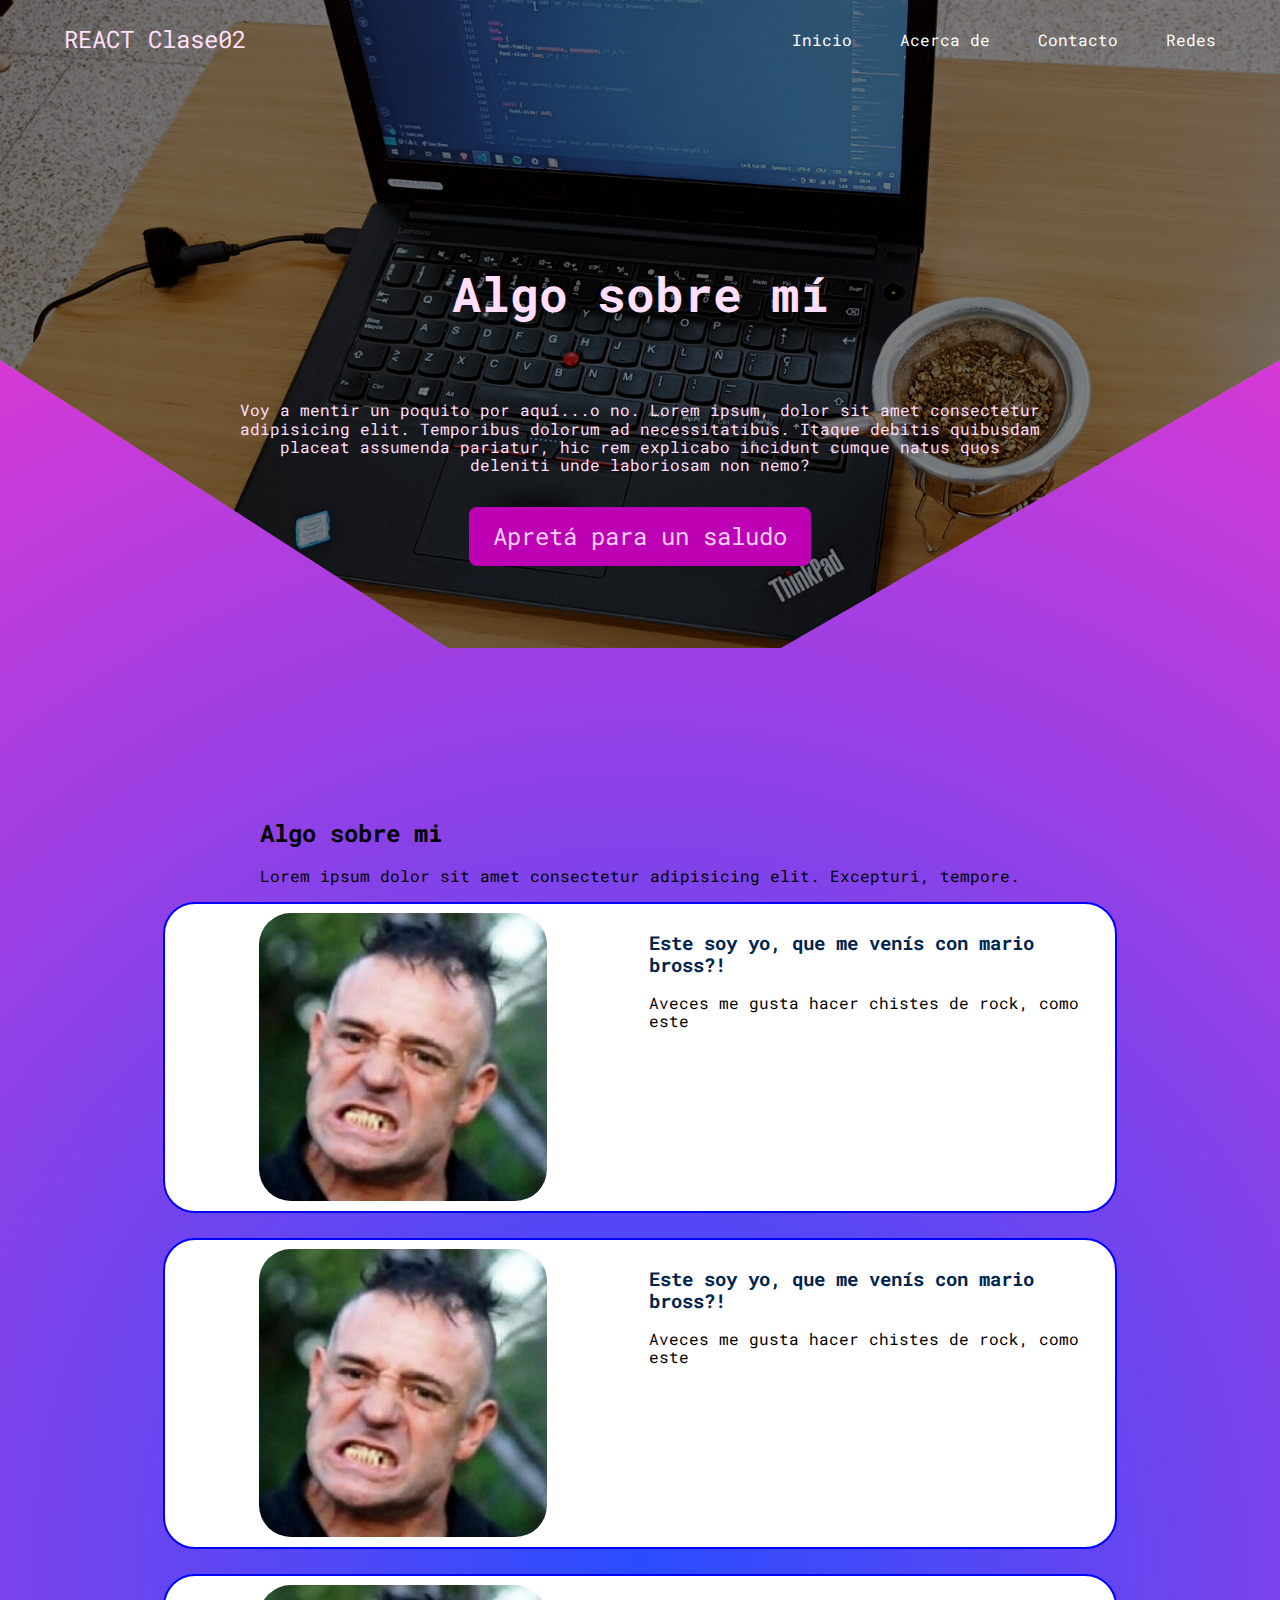
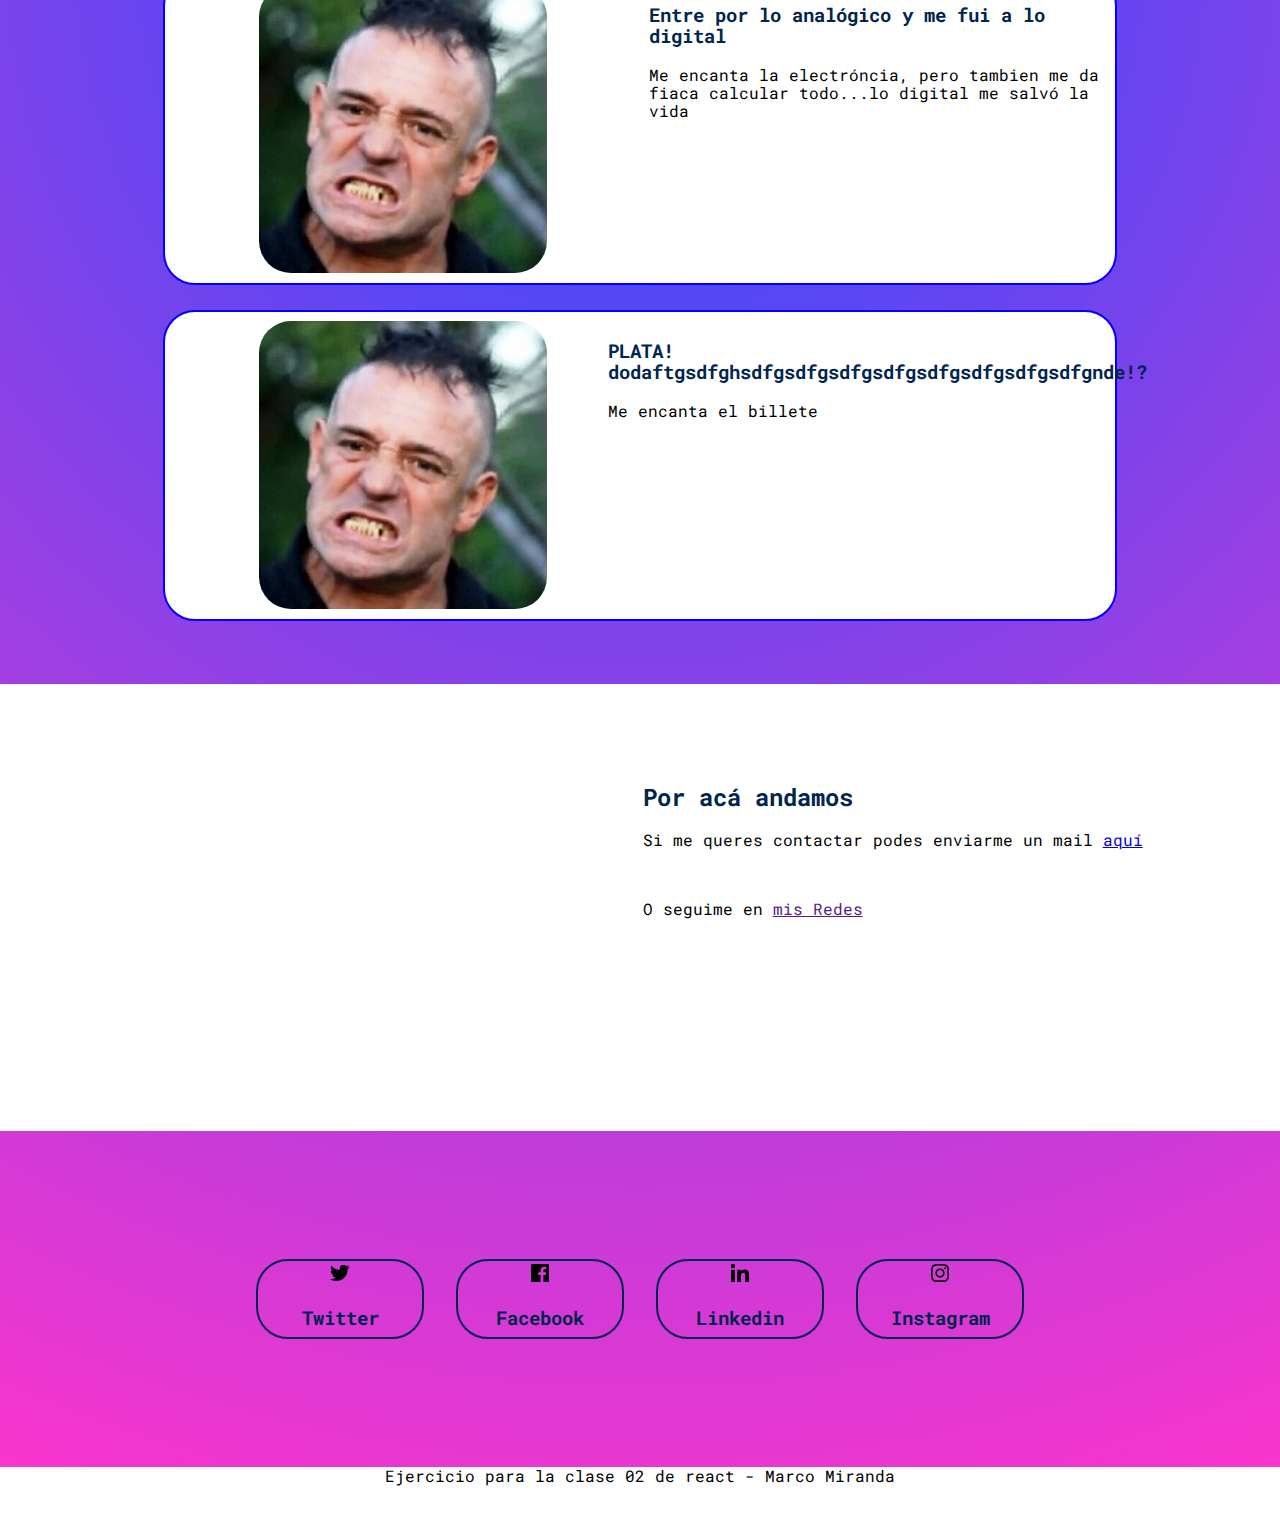
<file: Proyecto_clase/index.html>
<!DOCTYPE html>
<html lang="es">

<head>
    <meta charset="UTF-8">
    <meta http-equiv="X-UA-Compatible" content="IE=edge">
    <meta name="viewport" content="width=device-width, initial-scale=1.0">
    <title>Ejercicio_clase02</title>
    <link rel="stylesheet" href="css/normalize.css">
    <link rel="stylesheet" href="css/style.css">
    

    <!-- favicon -->
    <link rel="shortcut icon" href="img/icons8-relámpago-64.png" type="image/png">



    <!-- GOOGLE FONTS  -->

    <link rel="preconnect" href="https://fonts.googleapis.com">
    <link rel="preconnect" href="https://fonts.gstatic.com" crossorigin>
    <link href="https://fonts.googleapis.com/css2?family=Roboto+Mono:wght@300;400;600;700&display=swap"
        rel="stylesheet">


</head>

<body>
    <script src="js/saludo.js"></script>
   
        <header class="hero" id="inicio">
            <nav class="nav container">
                <div class="navLogo">
                    <h2 class="navTitle"> REACT Clase02 </h2>
                </div>

                <ul class="navLink navLink--menu">
                    <li class="navItems">
                        <a href="#inicio" class="navLinks">Inicio</a>
                    </li>
                    <li class="navItems">
                        <a href="#acerca de" class="navLinks">Acerca de</a>
                    </li>
                    <li class="navItems">
                        <a href="#contacto" class="navLinks">Contacto</a>
                    </li>
                    <li class="navItems">
                        <a href="#redes" class="navLinks">Redes</a>
                    </li>
                    <img src="img/icons/cierre_X.svg" alt="Boton de cierre" class="navClose">
                </ul>
                <div class="navMenu">
                    <img src="img/icons/menu_burguer.svg" alt="menu anvorgesa">
                </div>
            </nav>

            <section class="heroContainer container">
                <h1 class="heroTitle">Algo sobre mí</h1>
                <p class="heroParagraph">Voy a mentir un poquito por aquí...o no.
                    Lorem ipsum, dolor sit amet consectetur adipisicing elit. Temporibus dolorum ad necessitatibus.
                    Itaque debitis quibusdam placeat assumenda pariatur, hic rem explicabo incidunt cumque natus quos
                    deleniti unde laboriosam non nemo?
                </p>
                <div class="saludoContainer">
                    <a href="" class="saludo">Apretá para un saludo</a>
                </div>
            </section>
        </header>

        <main>
            <section class="acercaDeContainer container" id="acerca de">


                <div class="acercaDeEncabezado">

                    <h2 class="subtitulo">Algo sobre mi</h2>
                    <p class="parrafo">Lorem ipsum dolor sit amet consectetur adipisicing elit. Excepturi, tempore.</p>

                </div>

                <div class="acercaDeArticulos">

                    <article class="acercaDe">
                        <img src="img/Iorio-detenido.jpg" alt="" class="acercaDeImg">
                        <div>
                            <h3 class="acercaDeTitulos">Este soy yo, que me venís con mario bross?!</h3>
                            <p class="arcercaDeParrafo">Aveces me gusta hacer chistes de rock, como este</p>
                        </div>

                    </article>


                    <article class="acercaDe">
                        <img src="img/Iorio-detenido.jpg" alt="" class="acercaDeImg">
                        <div>
                            <h3 class="acercaDeTitulos">Este soy yo, que me venís con mario bross?!</h3>
                            <p class="arcercaDeParrafo">Aveces me gusta hacer chistes de rock, como este</p>
                        </div>

                    </article>

                    <article class="acercaDe">
                        <img src="img/Iorio-detenido.jpg" alt="" class="acercaDeImg">
                        <div>
                            <h3 class="acercaDeTitulos">Entre por lo analógico y me fui a lo digital</h3>
                            <p class="arcercaDeParrafo">Me encanta la electróncia, pero tambien me da fiaca calcular
                                todo...lo
                                digital me salvó la vida</p>

                        </div>

                    </article>

                    <article class="acercaDe">

                        <img src="img/Iorio-detenido.jpg" alt="" class="acercaDeImg">

                        <div>
                            <h3 class="acercaDeTitulos">PLATA! dodaftgsdfghsdfgsdfgsdfgsdfgsdfgsdfgsdfgsdfgnde!?</h3>
                            <p class="arcercaDeParrafo">Me encanta el billete</p>
                        </div>

                    </article>

                </div>


            </section>

            <br><br><br><br>



            <section class="contacto" id="contacto">

                <div class="contactoContainer container">


                    <div class="contactoMapa">
                        <iframe
                            src="https://www.google.com/maps/embed?pb=!1m18!1m12!1m3!1d13131.100089102492!2d-58.510889057796646!3d-34.63512522732395!2m3!1f0!2f0!3f0!3m2!1i1024!2i768!4f13.1!3m3!1m2!1s0x95bcc9b68fab95b5%3A0xbaf48a44b765c9eb!2sVilla%20Luro%2C%20CABA!5e0!3m2!1ses!2sar!4v1678327605092!5m2!1ses!2sar"
                            width="400" height="300" style="border:0;" allowfullscreen="" loading="lazy"
                            referrerpolicy="no-referrer-when-downgrade"></iframe>
                    </div>
                    <div class="contactoTexto">
                        <h2 class="acercaDeTitulos">Por acá andamos</h2>
                        <p>Si me queres contactar podes enviarme un mail <a href="mailto:marcoalanmiranda@gmail.com">aquí</a></p>
                        <br>
                        <p>O seguime en <a href="">mis Redes</a></p>
                    </div>

                </div>


            </section>


            <section class="redes" id="redes">

                <div class="redesContainer container">

                    <div class="red">
                        <img src="img/icons/bxl-twitter.svg" alt="">
                        <h3>Twitter</h3>
                    </div>
                    <div class="red">
                        <img src="img/icons/bxl-facebook-square.svg" alt="">
                        <h3>Facebook</h3>
                    </div>
                    <div class="red">
                        <img src="img/icons/linkedin.svg" alt="">
                        <h3>Linkedin</h3>
                    </div>
                    <div class="red">
                        <img src="img/icons/ig.svg" alt="">
                        <h3>Instagram</h3>
                    </div>
                    
                </div>



            </section>

            <Footer id="footer">

                <p>Ejercicio para la clase 02 de react - Marco Miranda</p>
            </Footer>



        </main>


</body>

</html>
</file>
<file: Proyecto_clase/css/style.css>
/* GOOGLE FONTS LINKS 
<!-- GOOGLE FONTS  -->

    <link rel="preconnect" href="https://fonts.googleapis.com">
    <link rel="preconnect" href="https://fonts.gstatic.com" crossorigin>
    <link href="https://fonts.googleapis.com/css2?family=Roboto+Mono:wght@300;400;600;700&display=swap"
        rel="stylesheet"> */

/* VARIABLES*/


* {
    font-family: 'Roboto Mono', monospace;

}




:root {

    /* VARIABLES */

    --padding-container: 80px 0;
    --color-title: #d9cddb;
    --color-bg-hero: #ff00ea;
    --color-hero: #ffdffc;
    --color-links: #ffffff;
    --color-bg-saludo: #bd00b3;
    --color-saludo: #ffd0f9;
    /* grandiente */
    --color-bg: rgb(41, 76, 255);
    --color-gradiente-1: rgba(41, 76, 255, 1);
    --color-gradiente-2: rgba(255, 39, 200, 0.9360119047619048);
    --color-redes:rgb(0, 37, 78);

}


body {

    font-family: 'Roboto Mono', monospace;
    background: var(--color-bg);
    background: radial-gradient(circle, var(--color-gradiente-1) 0%, var(--color-gradiente-2) 100%);
}

.hero {

    width: 100vw;
    height: 80vh;
    min-height: 600px;
    max-height: 800px;
    /* background-color: var(--color-bg-hero); */
    
    position: relative;
    display: grid;
    grid-template-rows: 1fr 4fr;
    color: var(--color-hero);





}

.hero::before {
    content: "";
    position: absolute;
    top: 0;
    left: 0;
    width: 100%;
    height: 100%;


    background-image: linear-gradient(180deg, rgba(0, 0, 0, 0.5) 0%, rgba(0, 0, 0, 0.5) 100%), url(/Proyecto_clase/img/matethink.jpg);
    background-size: cover;
    clip-path: polygon(0 0, 100% 0%, 100% 50%, 61% 90%, 35% 90%, 0% 50%);
    z-index: -1;
}

.container {
    width: 90%;
    max-width: 1200px;
    margin: 0 auto;
    /* auto para centrar en pantalla*/
    padding: var(--padding-container);
    /* overflow: hidden; */
    /* background-color: rgb(116, 116, 116); */
    /* clip-path: polygon(0 0, 100% 1%, 100% 50%, 61% 90%, 35% 90%, 0% 50%); */




}

.nav {
    --padding-container: 0;
    height: 100%;
    display: flex;
    align-items: center;


}

.navTitle {
    font-weight: 400;

}


.navLink {
    margin-left: auto;
    pading: 0;
    display: grid;
    grid-auto-flow: column;
    grid-auto-columns: max-content;
    gap: 3em;
}

.navItems {
    list-style: none;
}

.navLinks {
    color: var(--color-links);
    text-decoration: none;
}

.navMenu {
    margin-left: auto;
    cursor: pointer;
    /* solo para mobile */
    display: none;
}

.navClose {
    display: none;
}

.heroContainer {
    max-width: 800px;
    --padding-container: 0;
    display: grid;
    grid-auto-flow: row;
    grid-auto-rows: max-content;
    align-content: center;
    gap: 2em;
    padding-bottom: 20%;
    text-align: center;

}

.heroTitle {
    font-size: 3rem;
}

.heroParagraph {
    margin-bottom: auto;
}

.saludo {
    display: inline-block;
    background-color: var(--color-bg-saludo);
    justify-self: center;
    color: var(--color-saludo);
    text-decoration: none;
    padding: 16px 24px;
    border-radius: 8px;
    font-size: 1.5rem;
}

.acercaDeContainer {

    /* display: block; */
    position: relative;
    align-self: center;

}

.acercaDeEncabezado {
    /* display: block; */
    text-align: left;

}


.acercaDeArticulos {
    display: grid;
    grid-auto-flow: row;
    gap: 2%;

}

.acercaDe {

    padding: 1%;
    display: grid;
    grid-template-columns: repeat(auto-fit, minmax(min(100%, 400px), 1fr));

    gap: 2%;


    border: 2px solid blue;
    border-radius: 32px;
    background-color: ;
    background-color: #ffffff;
    background-image: url("data:image/svg+xml,%3Csvg xmlns='http://www.w3.org/2000/svg' width='100%25'%3E%3Cdefs%3E%3ClinearGradient id='a' gradientUnits='userSpaceOnUse' x1='0' x2='0' y1='0' y2='100%25' gradientTransform='rotate(240)'%3E%3Cstop offset='0' stop-color='%23ffffff'/%3E%3Cstop offset='1' stop-color='%234FE'/%3E%3C/linearGradient%3E%3Cpattern patternUnits='userSpaceOnUse' id='b' width='540' height='450' x='0' y='0' viewBox='0 0 1080 900'%3E%3Cg fill-opacity='0.1'%3E%3Cpolygon fill='%23444' points='90 150 0 300 180 300'/%3E%3Cpolygon points='90 150 180 0 0 0'/%3E%3Cpolygon fill='%23AAA' points='270 150 360 0 180 0'/%3E%3Cpolygon fill='%23DDD' points='450 150 360 300 540 300'/%3E%3Cpolygon fill='%23999' points='450 150 540 0 360 0'/%3E%3Cpolygon points='630 150 540 300 720 300'/%3E%3Cpolygon fill='%23DDD' points='630 150 720 0 540 0'/%3E%3Cpolygon fill='%23444' points='810 150 720 300 900 300'/%3E%3Cpolygon fill='%23FFF' points='810 150 900 0 720 0'/%3E%3Cpolygon fill='%23DDD' points='990 150 900 300 1080 300'/%3E%3Cpolygon fill='%23444' points='990 150 1080 0 900 0'/%3E%3Cpolygon fill='%23DDD' points='90 450 0 600 180 600'/%3E%3Cpolygon points='90 450 180 300 0 300'/%3E%3Cpolygon fill='%23666' points='270 450 180 600 360 600'/%3E%3Cpolygon fill='%23AAA' points='270 450 360 300 180 300'/%3E%3Cpolygon fill='%23DDD' points='450 450 360 600 540 600'/%3E%3Cpolygon fill='%23999' points='450 450 540 300 360 300'/%3E%3Cpolygon fill='%23999' points='630 450 540 600 720 600'/%3E%3Cpolygon fill='%23FFF' points='630 450 720 300 540 300'/%3E%3Cpolygon points='810 450 720 600 900 600'/%3E%3Cpolygon fill='%23DDD' points='810 450 900 300 720 300'/%3E%3Cpolygon fill='%23AAA' points='990 450 900 600 1080 600'/%3E%3Cpolygon fill='%23444' points='990 450 1080 300 900 300'/%3E%3Cpolygon fill='%23222' points='90 750 0 900 180 900'/%3E%3Cpolygon points='270 750 180 900 360 900'/%3E%3Cpolygon fill='%23DDD' points='270 750 360 600 180 600'/%3E%3Cpolygon points='450 750 540 600 360 600'/%3E%3Cpolygon points='630 750 540 900 720 900'/%3E%3Cpolygon fill='%23444' points='630 750 720 600 540 600'/%3E%3Cpolygon fill='%23AAA' points='810 750 720 900 900 900'/%3E%3Cpolygon fill='%23666' points='810 750 900 600 720 600'/%3E%3Cpolygon fill='%23999' points='990 750 900 900 1080 900'/%3E%3Cpolygon fill='%23999' points='180 0 90 150 270 150'/%3E%3Cpolygon fill='%23444' points='360 0 270 150 450 150'/%3E%3Cpolygon fill='%23FFF' points='540 0 450 150 630 150'/%3E%3Cpolygon points='900 0 810 150 990 150'/%3E%3Cpolygon fill='%23222' points='0 300 -90 450 90 450'/%3E%3Cpolygon fill='%23FFF' points='0 300 90 150 -90 150'/%3E%3Cpolygon fill='%23FFF' points='180 300 90 450 270 450'/%3E%3Cpolygon fill='%23666' points='180 300 270 150 90 150'/%3E%3Cpolygon fill='%23222' points='360 300 270 450 450 450'/%3E%3Cpolygon fill='%23FFF' points='360 300 450 150 270 150'/%3E%3Cpolygon fill='%23444' points='540 300 450 450 630 450'/%3E%3Cpolygon fill='%23222' points='540 300 630 150 450 150'/%3E%3Cpolygon fill='%23AAA' points='720 300 630 450 810 450'/%3E%3Cpolygon fill='%23666' points='720 300 810 150 630 150'/%3E%3Cpolygon fill='%23FFF' points='900 300 810 450 990 450'/%3E%3Cpolygon fill='%23999' points='900 300 990 150 810 150'/%3E%3Cpolygon points='0 600 -90 750 90 750'/%3E%3Cpolygon fill='%23666' points='0 600 90 450 -90 450'/%3E%3Cpolygon fill='%23AAA' points='180 600 90 750 270 750'/%3E%3Cpolygon fill='%23444' points='180 600 270 450 90 450'/%3E%3Cpolygon fill='%23444' points='360 600 270 750 450 750'/%3E%3Cpolygon fill='%23999' points='360 600 450 450 270 450'/%3E%3Cpolygon fill='%23666' points='540 600 630 450 450 450'/%3E%3Cpolygon fill='%23222' points='720 600 630 750 810 750'/%3E%3Cpolygon fill='%23FFF' points='900 600 810 750 990 750'/%3E%3Cpolygon fill='%23222' points='900 600 990 450 810 450'/%3E%3Cpolygon fill='%23DDD' points='0 900 90 750 -90 750'/%3E%3Cpolygon fill='%23444' points='180 900 270 750 90 750'/%3E%3Cpolygon fill='%23FFF' points='360 900 450 750 270 750'/%3E%3Cpolygon fill='%23AAA' points='540 900 630 750 450 750'/%3E%3Cpolygon fill='%23FFF' points='720 900 810 750 630 750'/%3E%3Cpolygon fill='%23222' points='900 900 990 750 810 750'/%3E%3Cpolygon fill='%23222' points='1080 300 990 450 1170 450'/%3E%3Cpolygon fill='%23FFF' points='1080 300 1170 150 990 150'/%3E%3Cpolygon points='1080 600 990 750 1170 750'/%3E%3Cpolygon fill='%23666' points='1080 600 1170 450 990 450'/%3E%3Cpolygon fill='%23DDD' points='1080 900 1170 750 990 750'/%3E%3C/g%3E%3C/pattern%3E%3C/defs%3E%3Crect x='0' y='0' fill='url(%23a)' width='100%25' height='100%25'/%3E%3Crect x='0' y='0' fill='url(%23b)' width='100%25' height='100%25'/%3E%3C/svg%3E");
    background-attachment: fixed;
    background-size: cover;
}

.acercaDeImg {

    display: block;
    border-radius: 32px;
    object-fit: fill;
    width: minmax(100%, 320px);
    justify-self: center;

}

.acercaDeTitulos{

    color: var(--color-redes);
}

div {
    justify-self: center;
}




.container{
    padding-bottom: 5%;
}


.contacto{

    width: 100%;
    background-color: #ffffff;
    background-image: url("data:image/svg+xml,%3Csvg xmlns='http://www.w3.org/2000/svg' width='100%25'%3E%3Cdefs%3E%3ClinearGradient id='a' gradientUnits='userSpaceOnUse' x1='0' x2='0' y1='0' y2='100%25' gradientTransform='rotate(240)'%3E%3Cstop offset='0' stop-color='%23ffffff'/%3E%3Cstop offset='1' stop-color='%234FE'/%3E%3C/linearGradient%3E%3Cpattern patternUnits='userSpaceOnUse' id='b' width='540' height='450' x='0' y='0' viewBox='0 0 1080 900'%3E%3Cg fill-opacity='0.1'%3E%3Cpolygon fill='%23444' points='90 150 0 300 180 300'/%3E%3Cpolygon points='90 150 180 0 0 0'/%3E%3Cpolygon fill='%23AAA' points='270 150 360 0 180 0'/%3E%3Cpolygon fill='%23DDD' points='450 150 360 300 540 300'/%3E%3Cpolygon fill='%23999' points='450 150 540 0 360 0'/%3E%3Cpolygon points='630 150 540 300 720 300'/%3E%3Cpolygon fill='%23DDD' points='630 150 720 0 540 0'/%3E%3Cpolygon fill='%23444' points='810 150 720 300 900 300'/%3E%3Cpolygon fill='%23FFF' points='810 150 900 0 720 0'/%3E%3Cpolygon fill='%23DDD' points='990 150 900 300 1080 300'/%3E%3Cpolygon fill='%23444' points='990 150 1080 0 900 0'/%3E%3Cpolygon fill='%23DDD' points='90 450 0 600 180 600'/%3E%3Cpolygon points='90 450 180 300 0 300'/%3E%3Cpolygon fill='%23666' points='270 450 180 600 360 600'/%3E%3Cpolygon fill='%23AAA' points='270 450 360 300 180 300'/%3E%3Cpolygon fill='%23DDD' points='450 450 360 600 540 600'/%3E%3Cpolygon fill='%23999' points='450 450 540 300 360 300'/%3E%3Cpolygon fill='%23999' points='630 450 540 600 720 600'/%3E%3Cpolygon fill='%23FFF' points='630 450 720 300 540 300'/%3E%3Cpolygon points='810 450 720 600 900 600'/%3E%3Cpolygon fill='%23DDD' points='810 450 900 300 720 300'/%3E%3Cpolygon fill='%23AAA' points='990 450 900 600 1080 600'/%3E%3Cpolygon fill='%23444' points='990 450 1080 300 900 300'/%3E%3Cpolygon fill='%23222' points='90 750 0 900 180 900'/%3E%3Cpolygon points='270 750 180 900 360 900'/%3E%3Cpolygon fill='%23DDD' points='270 750 360 600 180 600'/%3E%3Cpolygon points='450 750 540 600 360 600'/%3E%3Cpolygon points='630 750 540 900 720 900'/%3E%3Cpolygon fill='%23444' points='630 750 720 600 540 600'/%3E%3Cpolygon fill='%23AAA' points='810 750 720 900 900 900'/%3E%3Cpolygon fill='%23666' points='810 750 900 600 720 600'/%3E%3Cpolygon fill='%23999' points='990 750 900 900 1080 900'/%3E%3Cpolygon fill='%23999' points='180 0 90 150 270 150'/%3E%3Cpolygon fill='%23444' points='360 0 270 150 450 150'/%3E%3Cpolygon fill='%23FFF' points='540 0 450 150 630 150'/%3E%3Cpolygon points='900 0 810 150 990 150'/%3E%3Cpolygon fill='%23222' points='0 300 -90 450 90 450'/%3E%3Cpolygon fill='%23FFF' points='0 300 90 150 -90 150'/%3E%3Cpolygon fill='%23FFF' points='180 300 90 450 270 450'/%3E%3Cpolygon fill='%23666' points='180 300 270 150 90 150'/%3E%3Cpolygon fill='%23222' points='360 300 270 450 450 450'/%3E%3Cpolygon fill='%23FFF' points='360 300 450 150 270 150'/%3E%3Cpolygon fill='%23444' points='540 300 450 450 630 450'/%3E%3Cpolygon fill='%23222' points='540 300 630 150 450 150'/%3E%3Cpolygon fill='%23AAA' points='720 300 630 450 810 450'/%3E%3Cpolygon fill='%23666' points='720 300 810 150 630 150'/%3E%3Cpolygon fill='%23FFF' points='900 300 810 450 990 450'/%3E%3Cpolygon fill='%23999' points='900 300 990 150 810 150'/%3E%3Cpolygon points='0 600 -90 750 90 750'/%3E%3Cpolygon fill='%23666' points='0 600 90 450 -90 450'/%3E%3Cpolygon fill='%23AAA' points='180 600 90 750 270 750'/%3E%3Cpolygon fill='%23444' points='180 600 270 450 90 450'/%3E%3Cpolygon fill='%23444' points='360 600 270 750 450 750'/%3E%3Cpolygon fill='%23999' points='360 600 450 450 270 450'/%3E%3Cpolygon fill='%23666' points='540 600 630 450 450 450'/%3E%3Cpolygon fill='%23222' points='720 600 630 750 810 750'/%3E%3Cpolygon fill='%23FFF' points='900 600 810 750 990 750'/%3E%3Cpolygon fill='%23222' points='900 600 990 450 810 450'/%3E%3Cpolygon fill='%23DDD' points='0 900 90 750 -90 750'/%3E%3Cpolygon fill='%23444' points='180 900 270 750 90 750'/%3E%3Cpolygon fill='%23FFF' points='360 900 450 750 270 750'/%3E%3Cpolygon fill='%23AAA' points='540 900 630 750 450 750'/%3E%3Cpolygon fill='%23FFF' points='720 900 810 750 630 750'/%3E%3Cpolygon fill='%23222' points='900 900 990 750 810 750'/%3E%3Cpolygon fill='%23222' points='1080 300 990 450 1170 450'/%3E%3Cpolygon fill='%23FFF' points='1080 300 1170 150 990 150'/%3E%3Cpolygon points='1080 600 990 750 1170 750'/%3E%3Cpolygon fill='%23666' points='1080 600 1170 450 990 450'/%3E%3Cpolygon fill='%23DDD' points='1080 900 1170 750 990 750'/%3E%3C/g%3E%3C/pattern%3E%3C/defs%3E%3Crect x='0' y='0' fill='url(%23a)' width='100%25' height='100%25'/%3E%3Crect x='0' y='0' fill='url(%23b)' width='100%25' height='100%25'/%3E%3C/svg%3E");
    background-attachment: fixed;
    background-size: cover;
}
.contactoContainer{


    display: flex;
    justify-content: space-evenly;

    gap: 32px;
}
.contactoMapa{

    display: inline-block;

    
}

iframe{

    border-radius: 32px;
    
}


.contactoTexto{
    display: inline-block;

}

.redes{

    width: 100%;
    min-height: 200px;
    max-height: 320px;
    color: var(--color-redes);


}

.redesContainer{
    /* position: relative; */
    padding: 10%;
    display:flex;
    flex-wrap: wrap;
    width: 80%;  
    align-content: space-around;
    justify-content: space-between;
    gap: 32px;

}

.red{

    display: block;
    border: 2px solid var(--color-redes);
    border-radius: 32px;
    text-align: center;
    min-width: 120px;
    height: 80px;
    
    animation: flex 0.5s;
    flex:1

}

.red:hover{

    cursor: pointer;
    animation: flex 0.5s;

    flex:2;
}


footer{

    width: 100%;
    background-color: #ffffff;
    background-image: url("data:image/svg+xml,%3Csvg xmlns='http://www.w3.org/2000/svg' width='100%25'%3E%3Cdefs%3E%3ClinearGradient id='a' gradientUnits='userSpaceOnUse' x1='0' x2='0' y1='0' y2='100%25' gradientTransform='rotate(240)'%3E%3Cstop offset='0' stop-color='%23ffffff'/%3E%3Cstop offset='1' stop-color='%234FE'/%3E%3C/linearGradient%3E%3Cpattern patternUnits='userSpaceOnUse' id='b' width='540' height='450' x='0' y='0' viewBox='0 0 1080 900'%3E%3Cg fill-opacity='0.1'%3E%3Cpolygon fill='%23444' points='90 150 0 300 180 300'/%3E%3Cpolygon points='90 150 180 0 0 0'/%3E%3Cpolygon fill='%23AAA' points='270 150 360 0 180 0'/%3E%3Cpolygon fill='%23DDD' points='450 150 360 300 540 300'/%3E%3Cpolygon fill='%23999' points='450 150 540 0 360 0'/%3E%3Cpolygon points='630 150 540 300 720 300'/%3E%3Cpolygon fill='%23DDD' points='630 150 720 0 540 0'/%3E%3Cpolygon fill='%23444' points='810 150 720 300 900 300'/%3E%3Cpolygon fill='%23FFF' points='810 150 900 0 720 0'/%3E%3Cpolygon fill='%23DDD' points='990 150 900 300 1080 300'/%3E%3Cpolygon fill='%23444' points='990 150 1080 0 900 0'/%3E%3Cpolygon fill='%23DDD' points='90 450 0 600 180 600'/%3E%3Cpolygon points='90 450 180 300 0 300'/%3E%3Cpolygon fill='%23666' points='270 450 180 600 360 600'/%3E%3Cpolygon fill='%23AAA' points='270 450 360 300 180 300'/%3E%3Cpolygon fill='%23DDD' points='450 450 360 600 540 600'/%3E%3Cpolygon fill='%23999' points='450 450 540 300 360 300'/%3E%3Cpolygon fill='%23999' points='630 450 540 600 720 600'/%3E%3Cpolygon fill='%23FFF' points='630 450 720 300 540 300'/%3E%3Cpolygon points='810 450 720 600 900 600'/%3E%3Cpolygon fill='%23DDD' points='810 450 900 300 720 300'/%3E%3Cpolygon fill='%23AAA' points='990 450 900 600 1080 600'/%3E%3Cpolygon fill='%23444' points='990 450 1080 300 900 300'/%3E%3Cpolygon fill='%23222' points='90 750 0 900 180 900'/%3E%3Cpolygon points='270 750 180 900 360 900'/%3E%3Cpolygon fill='%23DDD' points='270 750 360 600 180 600'/%3E%3Cpolygon points='450 750 540 600 360 600'/%3E%3Cpolygon points='630 750 540 900 720 900'/%3E%3Cpolygon fill='%23444' points='630 750 720 600 540 600'/%3E%3Cpolygon fill='%23AAA' points='810 750 720 900 900 900'/%3E%3Cpolygon fill='%23666' points='810 750 900 600 720 600'/%3E%3Cpolygon fill='%23999' points='990 750 900 900 1080 900'/%3E%3Cpolygon fill='%23999' points='180 0 90 150 270 150'/%3E%3Cpolygon fill='%23444' points='360 0 270 150 450 150'/%3E%3Cpolygon fill='%23FFF' points='540 0 450 150 630 150'/%3E%3Cpolygon points='900 0 810 150 990 150'/%3E%3Cpolygon fill='%23222' points='0 300 -90 450 90 450'/%3E%3Cpolygon fill='%23FFF' points='0 300 90 150 -90 150'/%3E%3Cpolygon fill='%23FFF' points='180 300 90 450 270 450'/%3E%3Cpolygon fill='%23666' points='180 300 270 150 90 150'/%3E%3Cpolygon fill='%23222' points='360 300 270 450 450 450'/%3E%3Cpolygon fill='%23FFF' points='360 300 450 150 270 150'/%3E%3Cpolygon fill='%23444' points='540 300 450 450 630 450'/%3E%3Cpolygon fill='%23222' points='540 300 630 150 450 150'/%3E%3Cpolygon fill='%23AAA' points='720 300 630 450 810 450'/%3E%3Cpolygon fill='%23666' points='720 300 810 150 630 150'/%3E%3Cpolygon fill='%23FFF' points='900 300 810 450 990 450'/%3E%3Cpolygon fill='%23999' points='900 300 990 150 810 150'/%3E%3Cpolygon points='0 600 -90 750 90 750'/%3E%3Cpolygon fill='%23666' points='0 600 90 450 -90 450'/%3E%3Cpolygon fill='%23AAA' points='180 600 90 750 270 750'/%3E%3Cpolygon fill='%23444' points='180 600 270 450 90 450'/%3E%3Cpolygon fill='%23444' points='360 600 270 750 450 750'/%3E%3Cpolygon fill='%23999' points='360 600 450 450 270 450'/%3E%3Cpolygon fill='%23666' points='540 600 630 450 450 450'/%3E%3Cpolygon fill='%23222' points='720 600 630 750 810 750'/%3E%3Cpolygon fill='%23FFF' points='900 600 810 750 990 750'/%3E%3Cpolygon fill='%23222' points='900 600 990 450 810 450'/%3E%3Cpolygon fill='%23DDD' points='0 900 90 750 -90 750'/%3E%3Cpolygon fill='%23444' points='180 900 270 750 90 750'/%3E%3Cpolygon fill='%23FFF' points='360 900 450 750 270 750'/%3E%3Cpolygon fill='%23AAA' points='540 900 630 750 450 750'/%3E%3Cpolygon fill='%23FFF' points='720 900 810 750 630 750'/%3E%3Cpolygon fill='%23222' points='900 900 990 750 810 750'/%3E%3Cpolygon fill='%23222' points='1080 300 990 450 1170 450'/%3E%3Cpolygon fill='%23FFF' points='1080 300 1170 150 990 150'/%3E%3Cpolygon points='1080 600 990 750 1170 750'/%3E%3Cpolygon fill='%23666' points='1080 600 1170 450 990 450'/%3E%3Cpolygon fill='%23DDD' points='1080 900 1170 750 990 750'/%3E%3C/g%3E%3C/pattern%3E%3C/defs%3E%3Crect x='0' y='0' fill='url(%23a)' width='100%25' height='100%25'/%3E%3Crect x='0' y='0' fill='url(%23b)' width='100%25' height='100%25'/%3E%3C/svg%3E");
    background-attachment: fixed;
    background-size: cover;
    height: 48px;
    text-align: center;


}
</file>
